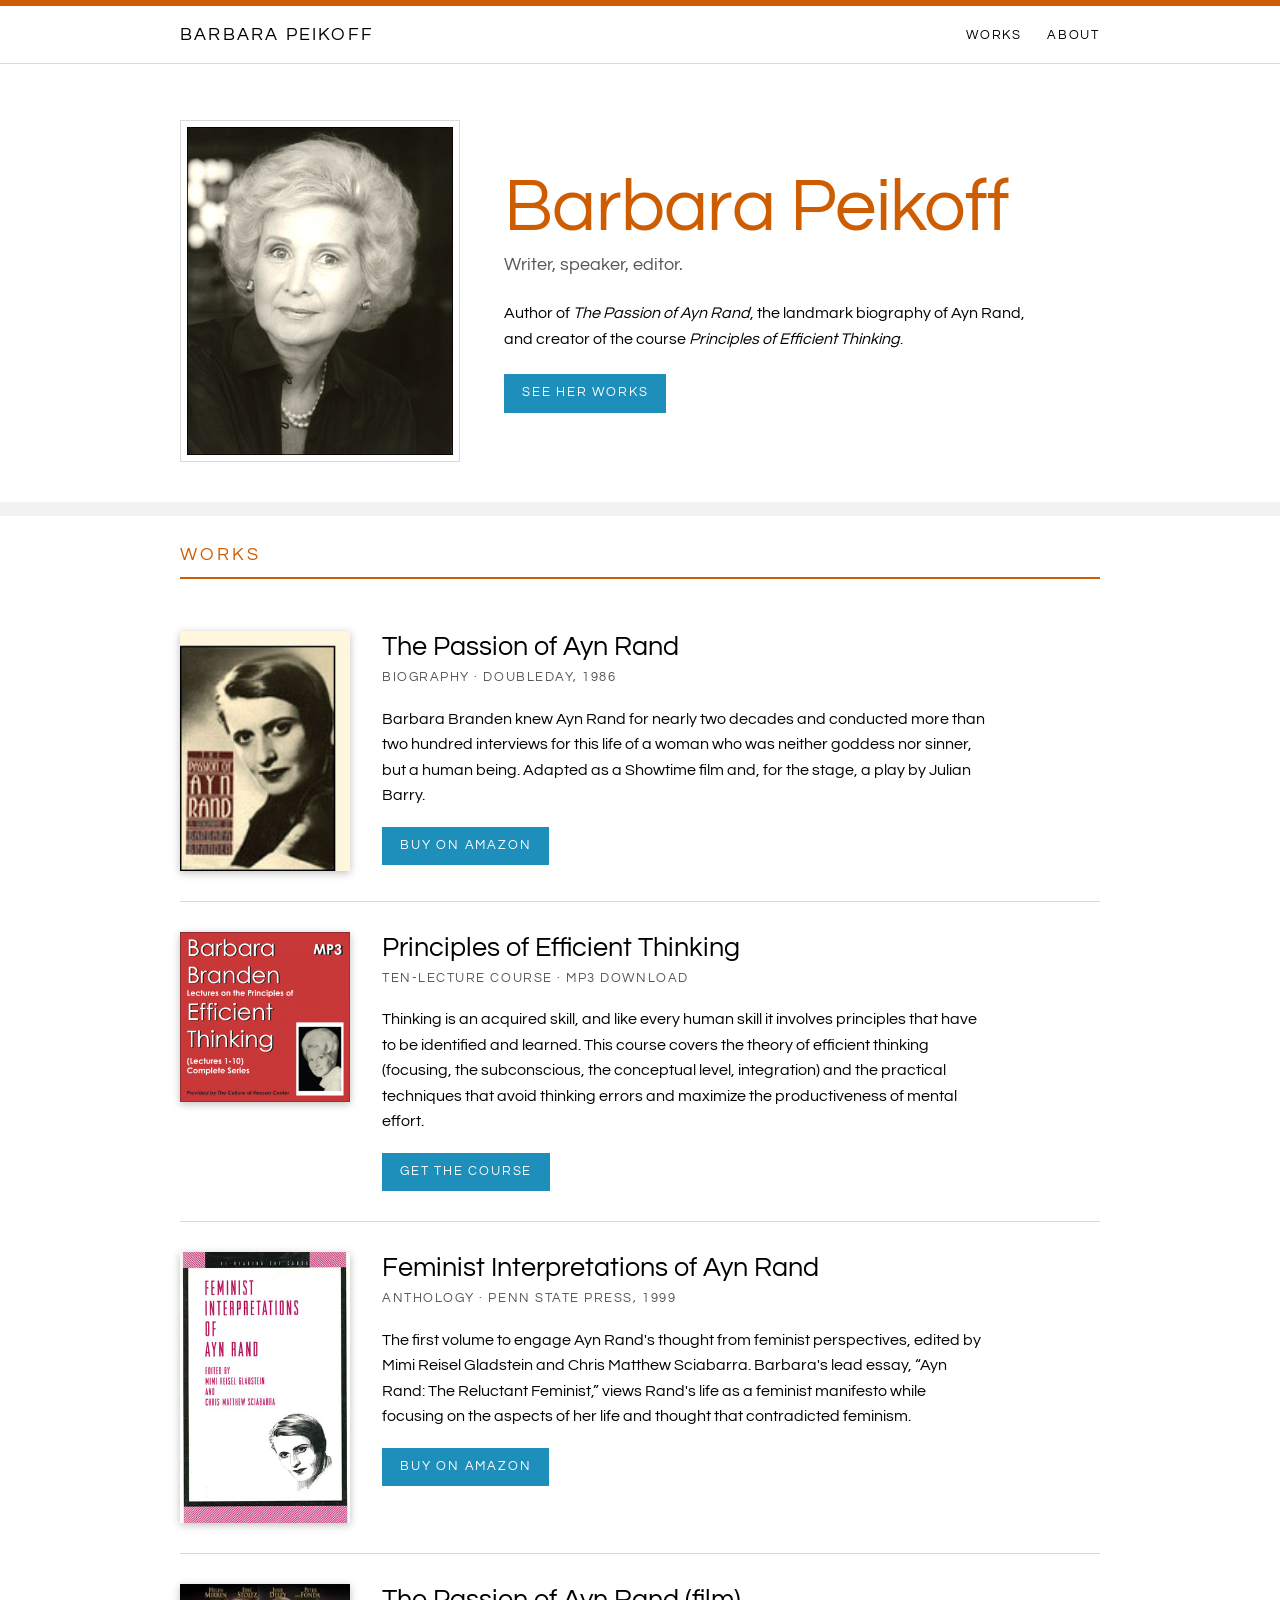
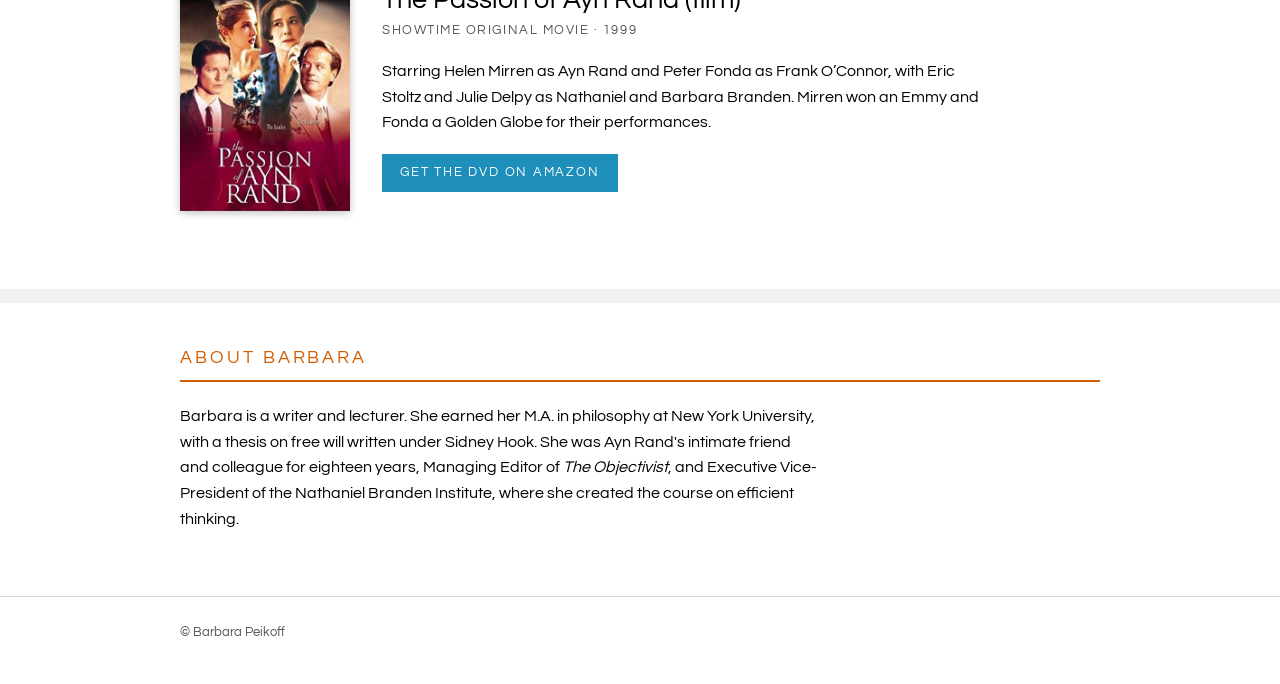
<file: public/index.html>
<!DOCTYPE html>
<html lang="en">
<head>
  <meta charset="utf-8">
  <meta name="viewport" content="width=device-width, initial-scale=1">
  <title>Barbara Peikoff (Barbara Branden) | Author of The Passion of Ayn Rand</title>
  <meta name="description" content="Barbara Peikoff (Barbara Branden): writer, speaker, editor, and author of The Passion of Ayn Rand.">
  <link rel="canonical" href="https://barbarapeikoff.com/">
  <meta name="robots" content="index, follow, max-image-preview:large">
  <meta property="og:type" content="website">
  <meta property="og:site_name" content="Barbara Peikoff">
  <meta property="og:url" content="https://barbarapeikoff.com/">
  <meta property="og:title" content="Barbara Peikoff (Barbara Branden) | Author of The Passion of Ayn Rand">
  <meta property="og:description" content="Writer, speaker, editor, and author of The Passion of Ayn Rand and the course Principles of Efficient Thinking.">
  <meta property="og:image" content="https://barbarapeikoff.com/photo-barbara-enlarged.jpg">
  <meta property="og:image:alt" content="Barbara Peikoff">
  <meta name="twitter:card" content="summary_large_image">
  <meta name="twitter:title" content="Barbara Peikoff (Barbara Branden) | Author of The Passion of Ayn Rand">
  <meta name="twitter:description" content="Writer, speaker, editor, and author of The Passion of Ayn Rand and the course Principles of Efficient Thinking.">
  <meta name="twitter:image" content="https://barbarapeikoff.com/photo-barbara-enlarged.jpg">
  <link rel="preconnect" href="https://fonts.googleapis.com">
  <link rel="preconnect" href="https://fonts.gstatic.com" crossorigin>
  <link rel="stylesheet" href="https://fonts.googleapis.com/css2?family=Questrial&display=swap">
  <link rel="stylesheet" href="styles.css">
</head>
<body>

  <header class="topbar">
    <div class="wrap">
      <a class="brand" href="#top">Barbara Peikoff</a>
      <nav>
        <a href="#works">Works</a>
        <a href="#about">About</a>
      </nav>
    </div>
  </header>

  <main id="top">

    <section class="hero">
      <div class="wrap">
        <!-- Portrait is hot-linked from barbarabranden.com; replace with a local copy in /images when available. -->
        <img class="portrait" src="photo-barbara-enlarged.jpg" width="367" height="452" alt="Barbara Peikoff">
        <div>
          <h1>Barbara Peikoff</h1>
          <p class="subhead">Writer, speaker, editor.</p>
          <p class="blurb">Author of <em>The Passion of Ayn Rand</em>, the landmark biography of Ayn Rand, and creator of the course <em>Principles of Efficient Thinking</em>.</p>
          <a class="blue-link" href="#works">See her works</a>
        </div>
      </div>
    </section>

    <div class="grey-block"></div>

    <section class="works" id="works">
      <div class="wrap">
        <h2 class="block-title">Works</h2>

        <article class="work">
          <img class="cover" src="photo-passionbook.jpg" alt="Cover of The Passion of Ayn Rand">
          <div>
            <h3>The Passion of Ayn Rand</h3>
            <p class="meta">Biography &middot; Doubleday, 1986</p>
            <p>Barbara Branden knew Ayn Rand for nearly two decades and conducted more than two hundred interviews for this life of a woman who was neither goddess nor sinner, but a human being. Adapted as a Showtime film and, for the stage, a play by Julian Barry.</p>
            <a class="blue-link" href="https://www.amazon.com/exec/obidos/ASIN/038524388X/barbarabranden" target="_blank" rel="noopener">Buy on Amazon</a>
          </div>
        </article>

        <article class="work">
          <img class="cover" src="The-Principles-of-Efficient-Thinking-by-Barbara-Branden-Lectures-1-10-Complete-Series-MP3.jpg" alt="Cover of Principles of Efficient Thinking" loading="lazy">
          <div>
            <h3>Principles of Efficient Thinking</h3>
            <p class="meta">Ten-lecture course &middot; MP3 download</p>
            <p>Thinking is an acquired skill, and like every human skill it involves principles that have to be identified and learned. This course covers the theory of efficient thinking (focusing, the subconscious, the conceptual level, integration) and the practical techniques that avoid thinking errors and maximize the productiveness of mental effort.</p>
            <a class="blue-link" href="http://thecultureofreasoncenter.com/products-page/principles-of-efficient-thinking/the-principles-of-efficient-thinking-by-barbara-branden-lectures-1-10-complete-series-mp3/" target="_blank" rel="noopener">Get the course</a>
          </div>
        </article>

        <article class="work">
          <img class="cover" src="0-271-01830-5md_294.jpg" alt="Cover of Feminist Interpretations of Ayn Rand" loading="lazy">
          <div>
            <h3>Feminist Interpretations of Ayn Rand</h3>
            <p class="meta">Anthology &middot; Penn State Press, 1999</p>
            <p>The first volume to engage Ayn Rand's thought from feminist perspectives, edited by Mimi Reisel Gladstein and Chris Matthew Sciabarra. Barbara's lead essay, &ldquo;Ayn Rand: The Reluctant Feminist,&rdquo; views Rand's life as a feminist manifesto while focusing on the aspects of her life and thought that contradicted feminism.</p>
            <a class="blue-link" href="https://www.amazon.com/Feminist-Interpretations-Rand-Re-Reading-Canon/dp/0271018313" target="_blank" rel="noopener">Buy on Amazon</a>
          </div>
        </article>

        <article class="work">
          <img class="cover" src="poster.jpg" alt="Poster for The Passion of Ayn Rand (Showtime, 1999)" loading="lazy">
          <div>
            <h3>The Passion of Ayn Rand (film)</h3>
            <p class="meta">Showtime original movie &middot; 1999</p>
            <p>Starring Helen Mirren as Ayn Rand and Peter Fonda as Frank O&rsquo;Connor, with Eric Stoltz and Julie Delpy as Nathaniel and Barbara Branden. Mirren won an Emmy and Fonda a Golden Globe for their performances.</p>
            <a class="blue-link" href="https://www.amazon.com/clp/B000L42N5K" target="_blank" rel="noopener">Get the DVD on Amazon</a>
          </div>
        </article>
      </div>
    </section>

    <div class="grey-block"></div>

    <section class="about" id="about">
      <div class="wrap">
        <h2 class="block-title">About Barbara</h2>
        <p>Barbara is a writer and lecturer. She earned her M.A. in philosophy at New York University, with a thesis on free will written under Sidney Hook. She was Ayn Rand's intimate friend and colleague for eighteen years, Managing Editor of <em>The Objectivist</em>, and Executive Vice-President of the Nathaniel Branden Institute, where she created the course on efficient thinking.</p>
      </div>
    </section>

  </main>

  <footer>
    <div class="wrap">&copy; Barbara Peikoff</div>
  </footer>

</body>
</html>
</file>
<file: public/styles.css>
/* Layout and palette modelled on peikoff.com:
   white page, orange (#CE5C00) titles, blue (#1D8FBA) links, uppercase block labels,
   one narrow column of "blocks" separated by thin rules. */

:root {
  --orange: #ce5c00;
  --blue: #1d8fba;
  --text: #000;
  --muted: #555;
  --rule: #d9d9d9;
  --grey: #f2f2f2;
  --font: "ITC Avant Garde Gothic Std Book", "ITC Avant Garde Gothic", "Avant Garde",
          "URW Gothic", "Century Gothic", "Questrial", "Helvetica Neue", Arial, sans-serif;
}

* { box-sizing: border-box; }

html { -webkit-text-size-adjust: 100%; }

body {
  margin: 0;
  background: #fff;
  color: var(--text);
  font-family: var(--font);
  font-size: 16px;
  line-height: 1.6;
}

a { color: var(--blue); text-decoration: none; }
a:hover, a:focus { text-decoration: underline; }

.wrap {
  max-width: 960px;
  margin: 0 auto;
  padding: 0 20px;
}

/* ---------- top bar ---------- */
.topbar {
  border-top: 6px solid var(--orange);
  border-bottom: 1px solid var(--rule);
}
.topbar .wrap {
  display: flex;
  align-items: center;
  justify-content: space-between;
  flex-wrap: wrap;
  gap: 8px 24px;
  padding-top: 14px;
  padding-bottom: 14px;
}
.brand {
  color: var(--text);
  font-size: 1.15rem;
  letter-spacing: .12em;
  text-transform: uppercase;
}
.brand:hover { text-decoration: none; color: var(--orange); }
nav a {
  margin-left: 22px;
  color: var(--text);
  font-size: .8rem;
  letter-spacing: .14em;
  text-transform: uppercase;
}
nav a:first-child { margin-left: 0; }
nav a:hover { color: var(--orange); text-decoration: none; }

/* ---------- hero ---------- */
.hero { padding: 56px 0 40px; }
.hero .wrap {
  display: grid;
  grid-template-columns: 280px 1fr;
  gap: 44px;
  align-items: center;
}
.portrait {
  width: 100%;
  height: auto;
  display: block;
  border: 1px solid var(--rule);
  padding: 6px;
  background: #fff;
}
h1 {
  margin: 0 0 6px;
  font-size: clamp(2.4rem, 7vw, 4.6rem);
  line-height: 1.02;
  font-weight: 400;
  color: var(--orange);
  letter-spacing: -.01em;
}
.subhead {
  margin: 0 0 22px;
  font-size: 1.1rem;
  color: var(--muted);
}
.blurb { margin: 0 0 22px; max-width: 34em; }

/* ---------- shared block styles ---------- */
.block-title {
  margin: 0 0 22px;
  padding-bottom: 8px;
  border-bottom: 2px solid var(--orange);
  font-size: 1.15rem;
  font-weight: 400;
  letter-spacing: .16em;
  text-transform: uppercase;
  color: var(--orange);
}

.more, .blue-link {
  display: inline-block;
  font-size: .8rem;
  letter-spacing: .14em;
  text-transform: uppercase;
}
.blue-link {
  padding: 9px 18px;
  background: var(--blue);
  color: #fff;
  border: 0;
}
.blue-link:hover, .blue-link:focus { background: var(--orange); text-decoration: none; }
.blue-link + .more { margin-left: 18px; }

/* ---------- works ---------- */
.works { padding: 24px 0 48px; }
.work {
  display: grid;
  grid-template-columns: 170px 1fr;
  gap: 32px;
  padding: 30px 0;
  border-bottom: 1px solid var(--rule);
}
.work:last-child { border-bottom: 0; }
.cover {
  width: 100%;
  display: block;
  box-shadow: 0 2px 8px rgba(0,0,0,.25);
}
.cover-ph {
  aspect-ratio: 2 / 3;
  background: var(--grey);
  border: 1px solid var(--rule);
  display: flex;
  align-items: center;
  justify-content: center;
  padding: 12px;
  text-align: center;
  font-size: .8rem;
  letter-spacing: .1em;
  text-transform: uppercase;
  color: var(--muted);
}
.work h3 {
  margin: 0 0 4px;
  font-size: 1.7rem;
  line-height: 1.2;
  font-weight: 400;
  color: var(--text);
}
.meta {
  margin: 0 0 14px;
  font-size: .8rem;
  letter-spacing: .12em;
  text-transform: uppercase;
  color: var(--muted);
}
.work p { margin: 0 0 18px; max-width: 38em; }

.grey-block { height: 14px; background: var(--grey); }

/* ---------- about / footer ---------- */
.about { padding: 40px 0 8px; }
.about p { max-width: 40em; }

footer {
  margin-top: 40px;
  padding: 26px 0 40px;
  border-top: 1px solid var(--rule);
  font-size: .8rem;
  color: var(--muted);
}

/* ---------- small screens ---------- */
@media (max-width: 720px) {
  .hero { padding-top: 32px; }
  .hero .wrap { grid-template-columns: 1fr; gap: 26px; }
  .portrait { max-width: 260px; }
  .work { grid-template-columns: 1fr; gap: 18px; }
  .cover, .cover-ph { max-width: 170px; }
  nav a { margin-left: 0; margin-right: 18px; }
}
</file>
